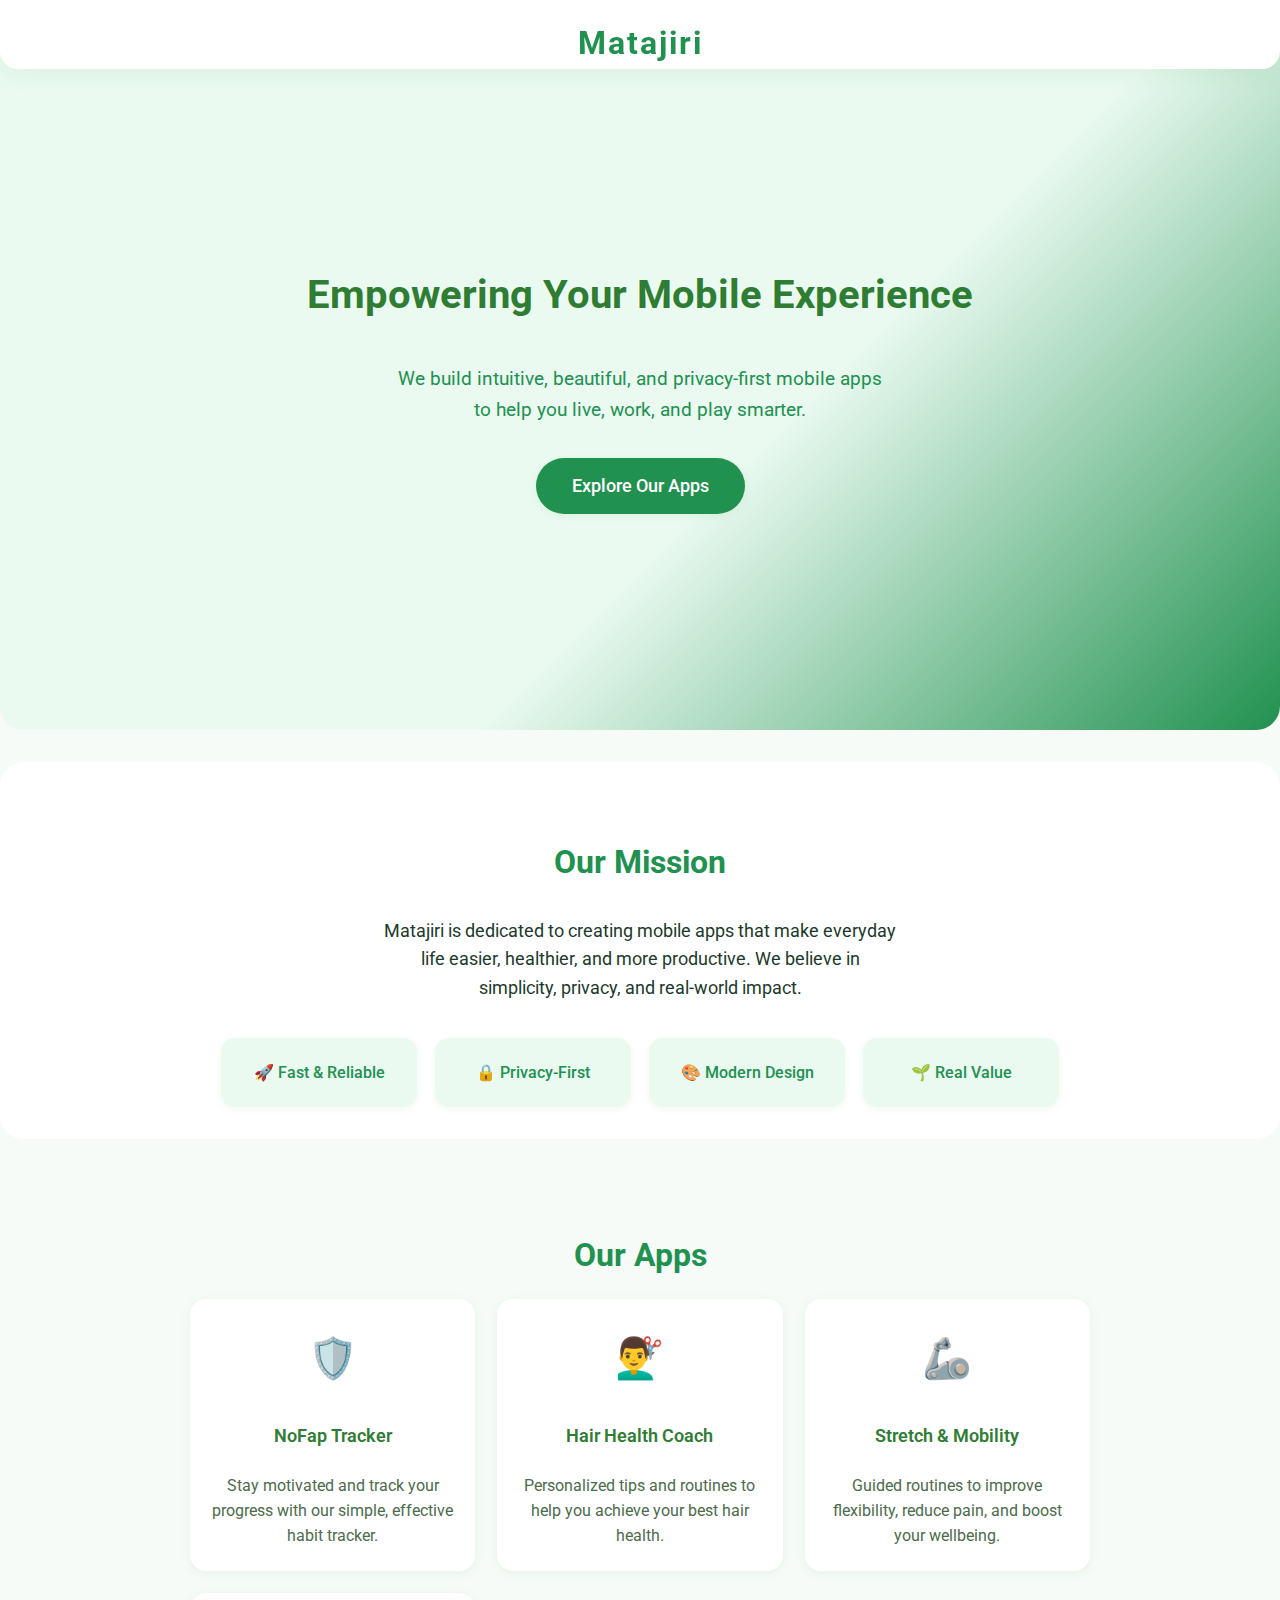
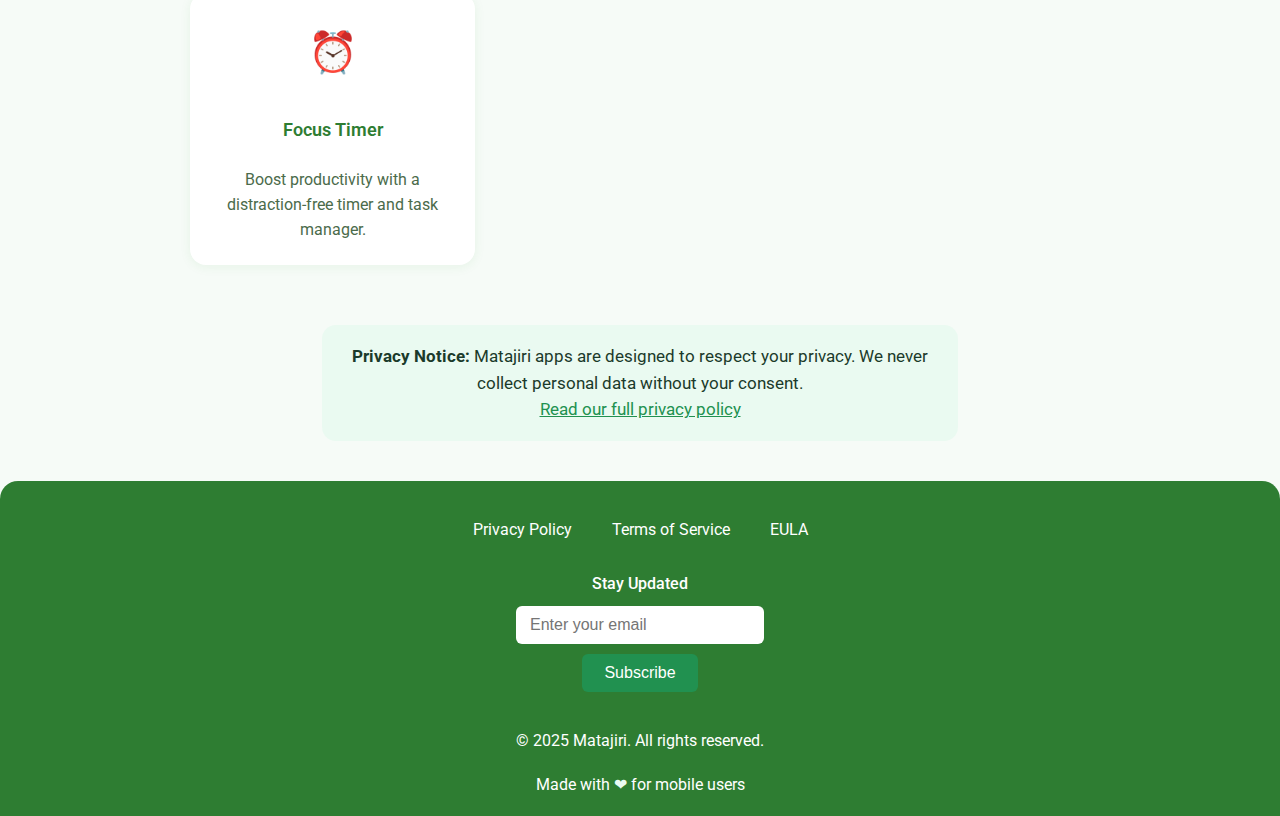
<file: index.html>
<!DOCTYPE html>
<html lang="en">
<head>
    <meta charset="UTF-8">
    <meta name="viewport" content="width=device-width, initial-scale=1.0">
    <title>Matajiri</title>
    <link rel="stylesheet" href="styles/style.css">
    <link href="https://fonts.googleapis.com/css2?family=Roboto:wght@300;400;500;700&display=swap" rel="stylesheet">
    <link rel="stylesheet" href="https://cdnjs.cloudflare.com/ajax/libs/font-awesome/6.0.0-beta3/css/all.min.css">
    <link rel="icon" href="images/two_blow_arrow_favicon.ico" type="image/x-icon">
    <meta name="google-site-verification" content="wbPfIZNWohkGlL2u7Q0cmYbqvf6i6_OR5iT951g9vEw" />
    <meta name="google-site-verification" content="CRtyC-BaVLu7cGg_xEpUwMgS3h42FD23P6KszAyxgFA" />
    <style>
        /* Minimal extra styles for new layout */
        .hero-centered {
            display: flex;
            flex-direction: column;
            align-items: center;
            justify-content: center;
            min-height: 70vh;
            text-align: center;
            background: linear-gradient(135deg, #eafaf1 60%, #219150 100%);
            border-radius: 0 0 24px 24px;
            padding: 60px 10px 40px 10px;
        }
        .hero-centered h1 {
            font-size: 2.5rem;
            color: #2e7d32;
            font-weight: 700;
            margin-bottom: 18px;
        }
        .hero-centered p {
            font-size: 1.2rem;
            color: #219150;
            margin-bottom: 32px;
            max-width: 500px;
        }
        .hero-centered .btn {
            font-size: 1.1rem;
            padding: 14px 36px;
        }
        .about-modern {
            display: flex;
            flex-direction: column;
            align-items: center;
            padding: 48px 0 24px 0;
            background: #fff;
            border-radius: 24px;
            margin: 32px 0;
        }
        .about-modern h2 {
            color: #219150;
            font-size: 2rem;
            margin-bottom: 12px;
        }
        .about-modern p {
            color: #1b3a2b;
            font-size: 1.1rem;
            margin-bottom: 28px;
            max-width: 520px;
            text-align: center;
        }
        .about-blocks {
            display: flex;
            gap: 18px;
            flex-wrap: wrap;
            justify-content: center;
        }
        .about-block {
            background: #eafaf1;
            border-radius: 14px;
            padding: 22px 28px;
            min-width: 140px;
            text-align: center;
            margin: 8px 0;
            color: #219150;
            font-weight: 500;
            font-size: 1rem;
            box-shadow: 0 2px 8px rgba(34,139,34,0.06);
        }
        .apps-showcase {
            padding: 32px 0 24px 0;
        }
        .apps-showcase h2 {
            text-align: center;
            color: #219150;
            font-size: 2rem;
            margin-bottom: 18px;
        }
        .app-grid-modern {
            display: grid;
            grid-template-columns: repeat(auto-fit, minmax(220px, 1fr));
            gap: 22px;
            max-width: 900px;
            margin: 0 auto;
        }
        .app-card-modern {
            background: #fff;
            border-radius: 16px;
            box-shadow: 0 2px 12px rgba(34,139,34,0.07);
            padding: 28px 18px 22px 18px;
            text-align: center;
            display: flex;
            flex-direction: column;
            align-items: center;
        }
        .app-card-modern .app-icon {
            font-size: 2.5rem;
            margin-bottom: 12px;
            color: #219150;
        }
        .app-card-modern h3 {
            font-size: 1.15rem;
            color: #2e7d32;
            margin-bottom: 8px;
            font-weight: 600;
        }
        .app-card-modern p {
            color: #4b6b4b;
            font-size: 0.97rem;
            margin-bottom: 0;
        }
        .privacy-simple {
            background: #eafaf1;
            border-radius: 14px;
            margin: 36px auto 0 auto;
            max-width: 600px;
            padding: 18px 18px;
            text-align: center;
            color: #1b3a2b;
            font-size: 1.05rem;
        }
        .footer-modern {
            background: #2e7d32;
            color: #fff;
            padding: 36px 0 18px 0;
            border-radius: 18px 18px 0 0;
            margin-top: 40px;
        }
        .footer-content {
            display: flex;
            flex-direction: column;
            align-items: center;
            gap: 18px;
        }
        .newsletter-modern {
            display: flex;
            flex-direction: column;
            align-items: center;
            gap: 10px;
            margin-bottom: 10px;
        }
        .newsletter-modern input[type="email"] {
            padding: 10px 14px;
            border-radius: 6px;
            border: none;
            font-size: 1rem;
            width: 220px;
            max-width: 90vw;
        }
        .newsletter-modern button {
            padding: 10px 22px;
            background: #219150;
            color: #fff;
            border: none;
            border-radius: 6px;
            font-size: 1rem;
            cursor: pointer;
            font-weight: 500;
        }
        .footer-links-modern {
            margin-bottom: 10px;
        }
        .footer-links-modern a {
            color: #fff;
            text-decoration: none;
            margin: 0 10px;
            border-radius: 6px;
            padding: 4px 8px;
            transition: background 0.2s, color 0.2s;
        }
        .footer-links-modern a:hover {
            background: #eafaf1;
            color: #219150;
        }
        @media (max-width: 700px) {
            .about-blocks {
                flex-direction: column;
                gap: 10px;
            }
            .app-grid-modern {
                grid-template-columns: 1fr;
            }
        }
    </style>
</head>
<body>
    <header>
        <div class="container" style="display:flex;justify-content:center;align-items:center;padding:18px 0 0 0;">
            <div class="logo">
                <span style="font-size:2rem;font-weight:700;color:#219150;letter-spacing:2px;font-family:'Roboto',sans-serif;">Matajiri</span>
            </div>
        </div>
    </header>

    <main>
        <section class="hero-centered">
            <h1>Empowering Your Mobile Experience</h1>
            <p>We build intuitive, beautiful, and privacy-first mobile apps to help you live, work, and play smarter.</p>
            <a href="#apps" class="btn">Explore Our Apps</a>
        </section>

        <section class="about-modern" id="about">
            <h2>Our Mission</h2>
            <p>Matajiri is dedicated to creating mobile apps that make everyday life easier, healthier, and more productive. We believe in simplicity, privacy, and real-world impact.</p>
            <div class="about-blocks">
                <div class="about-block">🚀 Fast & Reliable</div>
                <div class="about-block">🔒 Privacy-First</div>
                <div class="about-block">🎨 Modern Design</div>
                <div class="about-block">🌱 Real Value</div>
            </div>
        </section>

        <section class="apps-showcase" id="apps">
            <h2>Our Apps</h2>
            <div class="app-grid-modern">
                <div class="app-card-modern">
                    <div class="app-icon">🛡️</div>
                    <h3>NoFap Tracker</h3>
                    <p>Stay motivated and track your progress with our simple, effective habit tracker.</p>
                </div>
                <div class="app-card-modern">
                    <div class="app-icon">💇‍♂️</div>
                    <h3>Hair Health Coach</h3>
                    <p>Personalized tips and routines to help you achieve your best hair health.</p>
                </div>
                <div class="app-card-modern">
                    <div class="app-icon">🦾</div>
                    <h3>Stretch & Mobility</h3>
                    <p>Guided routines to improve flexibility, reduce pain, and boost your wellbeing.</p>
                </div>
                <div class="app-card-modern">
                    <div class="app-icon">⏰</div>
                    <h3>Focus Timer</h3>
                    <p>Boost productivity with a distraction-free timer and task manager.</p>
                </div>
            </div>
        </section>

        <div class="privacy-simple">
            <strong>Privacy Notice:</strong> Matajiri apps are designed to respect your privacy. We never collect personal data without your consent.
            <br>
            <a href="privacy-policy.html" style="color:#219150;text-decoration:underline;">Read our full privacy policy</a>
        </div>
    </main>

    <footer class="footer-modern">
        <div class="container footer-content">
            <div class="footer-links-modern">
                <a href="privacy-policy.html">Privacy Policy</a>
                <a href="terms-of-service.html">Terms of Service</a>
                <a href="eula.html">EULA</a>
            </div>
            <form class="newsletter-modern" onsubmit="return false;">
                <label for="newsletter-email" style="color:#fff;font-weight:500;">Stay Updated</label>
                <input type="email" id="newsletter-email" placeholder="Enter your email" required>
                <button type="submit">Subscribe</button>
            </form>
            <p style="margin:8px 0 0 0;">&copy; 2025 Matajiri. All rights reserved.</p>
            <p style="margin:0;">Made with <span style="color:#eafaf1;">&#10084;</span> for mobile users</p>
        </div>
    </footer>
</body>
</html>
</file>
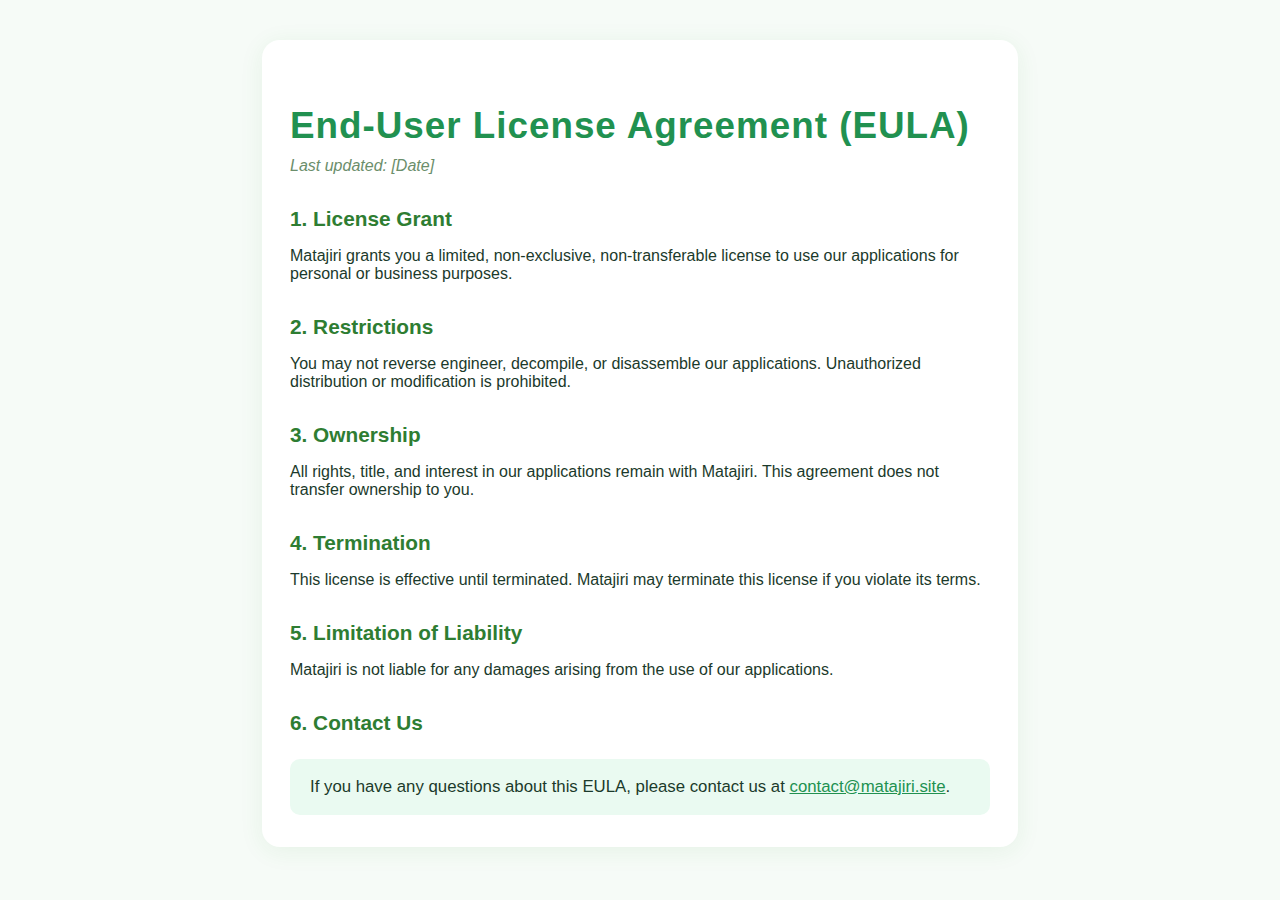
<file: eula.html>
<!DOCTYPE html>
<html lang="en">
<head>
    <meta charset="UTF-8">
    <meta name="viewport" content="width=device-width, initial-scale=1.0">
    <title>End-User License Agreement (EULA)</title>
    <style>
        body {
            font-family: 'Roboto', sans-serif;
            background: #f6fbf7;
            color: #1b3a2b;
            margin: 0;
            padding: 0;
        }
        .policy-container {
            max-width: 700px;
            margin: 40px auto;
            background: #fff;
            border-radius: 18px;
            box-shadow: 0 4px 24px rgba(34, 139, 34, 0.08);
            padding: 40px 28px 32px 28px;
        }
        h1 {
            color: #219150;
            font-size: 2.3rem;
            margin-bottom: 10px;
            letter-spacing: 1px;
        }
        h2 {
            color: #2e7d32;
            margin-top: 32px;
            margin-bottom: 10px;
            font-size: 1.3rem;
        }
        .last-updated {
            font-style: italic;
            color: #6b8e6b;
            margin-bottom: 24px;
            display: block;
        }
        ul {
            margin: 12px 0 18px 24px;
        }
        li {
            margin-bottom: 8px;
        }
        a {
            color: #219150;
            text-decoration: underline;
        }
        .contact-box {
            background: #eafaf1;
            border-radius: 10px;
            padding: 18px 20px;
            margin-top: 24px;
            font-size: 1.05rem;
        }
        @media (max-width: 600px) {
            .policy-container {
                padding: 18px 6vw 18px 6vw;
            }
            h1 {
                font-size: 1.5rem;
            }
        }
    </style>
</head>
<body>
    <div class="policy-container">
        <h1>End-User License Agreement (EULA)</h1>
        <span class="last-updated">Last updated: [Date]</span>

        <h2>1. License Grant</h2>
        <p>Matajiri grants you a limited, non-exclusive, non-transferable license to use our applications for personal or business purposes.</p>

        <h2>2. Restrictions</h2>
        <p>You may not reverse engineer, decompile, or disassemble our applications. Unauthorized distribution or modification is prohibited.</p>

        <h2>3. Ownership</h2>
        <p>All rights, title, and interest in our applications remain with Matajiri. This agreement does not transfer ownership to you.</p>

        <h2>4. Termination</h2>
        <p>This license is effective until terminated. Matajiri may terminate this license if you violate its terms.</p>

        <h2>5. Limitation of Liability</h2>
        <p>Matajiri is not liable for any damages arising from the use of our applications.</p>

        <h2>6. Contact Us</h2>
        <div class="contact-box">
            If you have any questions about this EULA, please contact us at
            <a href="mailto:contact@matajiri.site">contact@matajiri.site</a>.
        </div>
    </div>
</body>
</html>
</file>
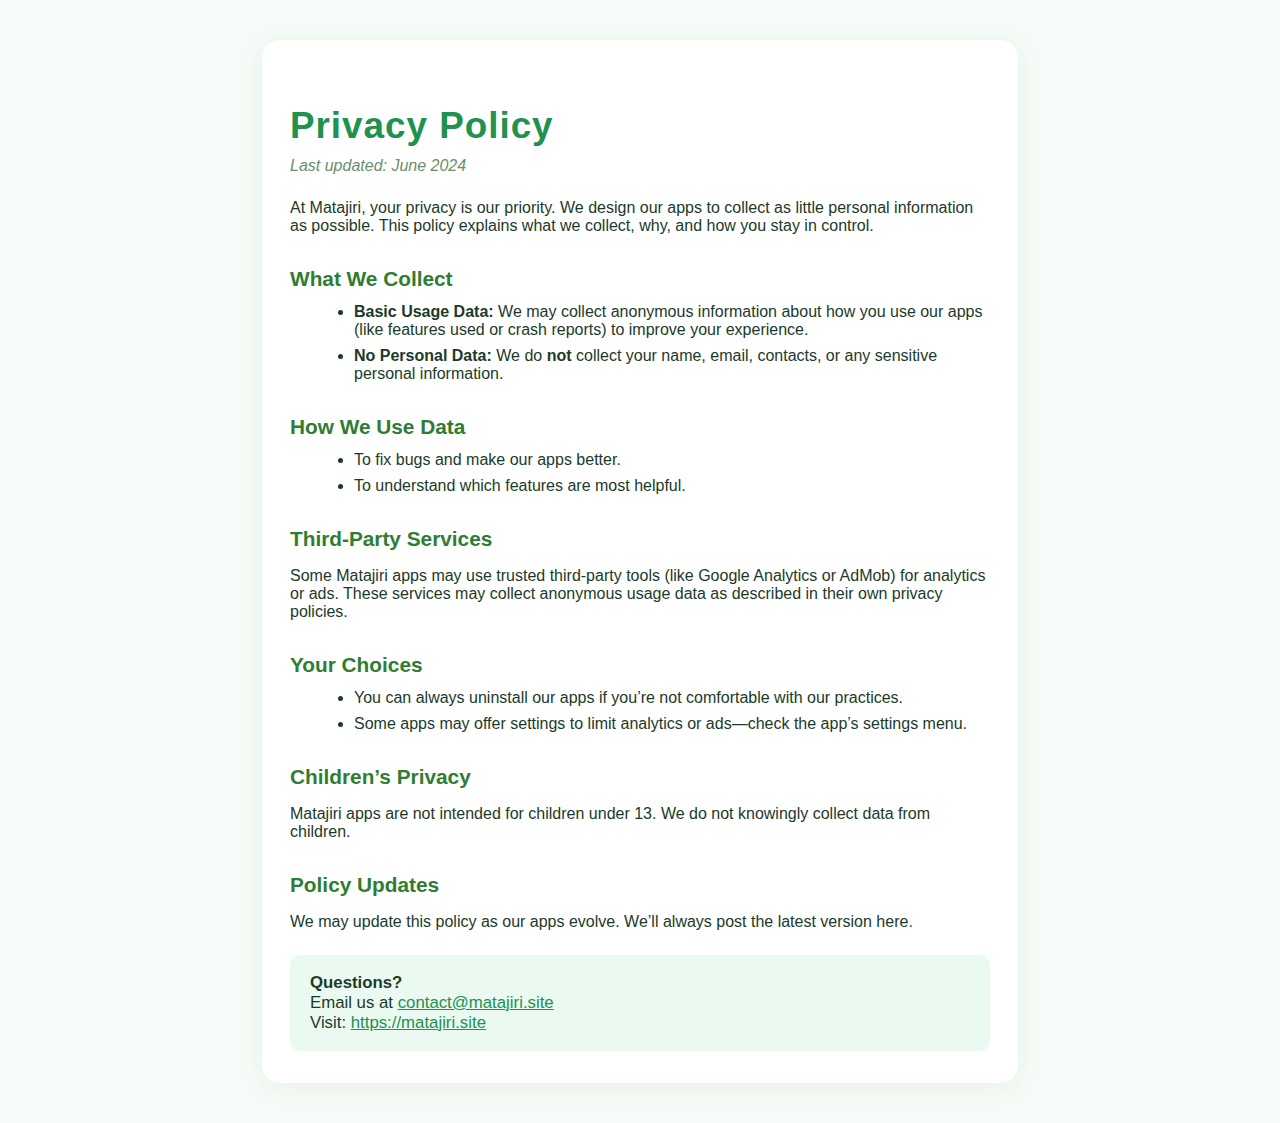
<file: privacy-policy.html>
<!DOCTYPE html>
<html lang="en">

<head>
    <meta charset="UTF-8">
    <meta name="viewport" content="width=device-width, initial-scale=1.0">
    <title>Matajiri Privacy Policy</title>
    <style>
        body {
            font-family: 'Roboto', sans-serif;
            background: #f6fbf7;
            color: #1b3a2b;
            margin: 0;
            padding: 0;
        }
        .policy-container {
            max-width: 700px;
            margin: 40px auto;
            background: #fff;
            border-radius: 18px;
            box-shadow: 0 4px 24px rgba(34, 139, 34, 0.08);
            padding: 40px 28px 32px 28px;
        }
        h1 {
            color: #219150;
            font-size: 2.3rem;
            margin-bottom: 10px;
            letter-spacing: 1px;
        }
        h2 {
            color: #2e7d32;
            margin-top: 32px;
            margin-bottom: 10px;
            font-size: 1.3rem;
        }
        .last-updated {
            font-style: italic;
            color: #6b8e6b;
            margin-bottom: 24px;
            display: block;
        }
        ul {
            margin: 12px 0 18px 24px;
        }
        li {
            margin-bottom: 8px;
        }
        a {
            color: #219150;
            text-decoration: underline;
        }
        .contact-box {
            background: #eafaf1;
            border-radius: 10px;
            padding: 18px 20px;
            margin-top: 24px;
            font-size: 1.05rem;
        }
        @media (max-width: 600px) {
            .policy-container {
                padding: 18px 6vw 18px 6vw;
            }
            h1 {
                font-size: 1.5rem;
            }
        }
    </style>
</head>

<body>
    <div class="policy-container">
        <h1>Privacy Policy</h1>
        <span class="last-updated">Last updated: June 2024</span>

        <p>
            At Matajiri, your privacy is our priority. We design our apps to collect as little personal information as possible. This policy explains what we collect, why, and how you stay in control.
        </p>

        <h2>What We Collect</h2>
        <ul>
            <li><strong>Basic Usage Data:</strong> We may collect anonymous information about how you use our apps (like features used or crash reports) to improve your experience.</li>
            <li><strong>No Personal Data:</strong> We do <b>not</b> collect your name, email, contacts, or any sensitive personal information.</li>
        </ul>

        <h2>How We Use Data</h2>
        <ul>
            <li>To fix bugs and make our apps better.</li>
            <li>To understand which features are most helpful.</li>
        </ul>

        <h2>Third-Party Services</h2>
        <p>
            Some Matajiri apps may use trusted third-party tools (like Google Analytics or AdMob) for analytics or ads. These services may collect anonymous usage data as described in their own privacy policies.
        </p>

        <h2>Your Choices</h2>
        <ul>
            <li>You can always uninstall our apps if you’re not comfortable with our practices.</li>
            <li>Some apps may offer settings to limit analytics or ads—check the app’s settings menu.</li>
        </ul>

        <h2>Children’s Privacy</h2>
        <p>
            Matajiri apps are not intended for children under 13. We do not knowingly collect data from children.
        </p>

        <h2>Policy Updates</h2>
        <p>
            We may update this policy as our apps evolve. We’ll always post the latest version here.
        </p>

        <div class="contact-box">
            <strong>Questions?</strong><br>
            Email us at <a href="mailto:contact@matajiri.site">contact@matajiri.site</a><br>
            Visit: <a href="https://matajiri.site">https://matajiri.site</a>
        </div>
    </div>
</body>
</html>
</file>
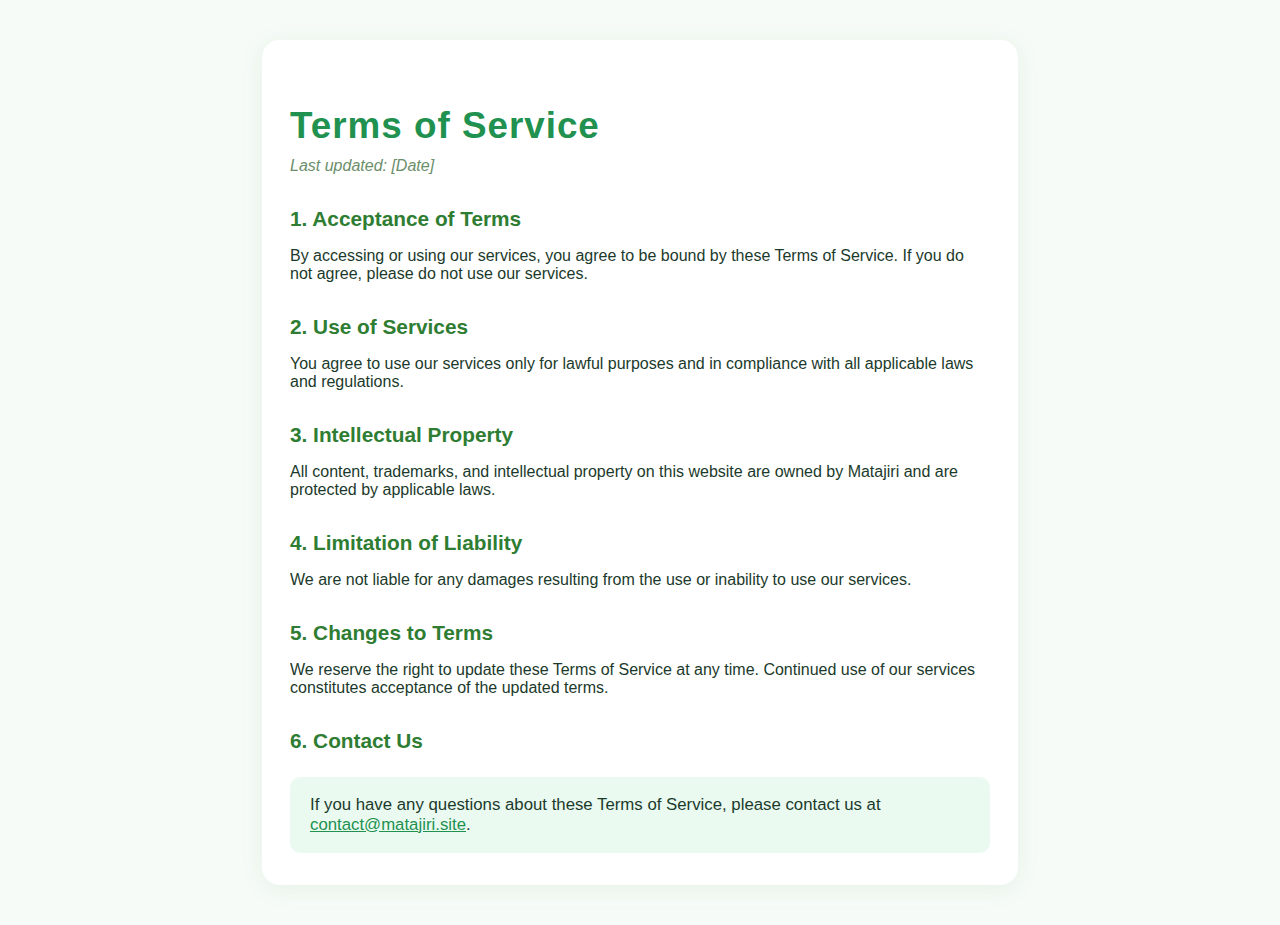
<file: terms-of-service.html>
<!DOCTYPE html>
<html lang="en">
<head>
    <meta charset="UTF-8">
    <meta name="viewport" content="width=device-width, initial-scale=1.0">
    <title>Terms of Service</title>
    <style>
        body {
            font-family: 'Roboto', sans-serif;
            background: #f6fbf7;
            color: #1b3a2b;
            margin: 0;
            padding: 0;
        }
        .policy-container {
            max-width: 700px;
            margin: 40px auto;
            background: #fff;
            border-radius: 18px;
            box-shadow: 0 4px 24px rgba(34, 139, 34, 0.08);
            padding: 40px 28px 32px 28px;
        }
        h1 {
            color: #219150;
            font-size: 2.3rem;
            margin-bottom: 10px;
            letter-spacing: 1px;
        }
        h2 {
            color: #2e7d32;
            margin-top: 32px;
            margin-bottom: 10px;
            font-size: 1.3rem;
        }
        .last-updated {
            font-style: italic;
            color: #6b8e6b;
            margin-bottom: 24px;
            display: block;
        }
        ul {
            margin: 12px 0 18px 24px;
        }
        li {
            margin-bottom: 8px;
        }
        a {
            color: #219150;
            text-decoration: underline;
        }
        .contact-box {
            background: #eafaf1;
            border-radius: 10px;
            padding: 18px 20px;
            margin-top: 24px;
            font-size: 1.05rem;
        }
        @media (max-width: 600px) {
            .policy-container {
                padding: 18px 6vw 18px 6vw;
            }
            h1 {
                font-size: 1.5rem;
            }
        }
    </style>
</head>
<body>
    <div class="policy-container">
        <h1>Terms of Service</h1>
        <span class="last-updated">Last updated: [Date]</span>

        <h2>1. Acceptance of Terms</h2>
        <p>By accessing or using our services, you agree to be bound by these Terms of Service. If you do not agree, please do not use our services.</p>

        <h2>2. Use of Services</h2>
        <p>You agree to use our services only for lawful purposes and in compliance with all applicable laws and regulations.</p>

        <h2>3. Intellectual Property</h2>
        <p>All content, trademarks, and intellectual property on this website are owned by Matajiri and are protected by applicable laws.</p>

        <h2>4. Limitation of Liability</h2>
        <p>We are not liable for any damages resulting from the use or inability to use our services.</p>

        <h2>5. Changes to Terms</h2>
        <p>We reserve the right to update these Terms of Service at any time. Continued use of our services constitutes acceptance of the updated terms.</p>

        <h2>6. Contact Us</h2>
        <div class="contact-box">
            If you have any questions about these Terms of Service, please contact us at
            <a href="mailto:contact@matajiri.site">contact@matajiri.site</a>.
        </div>
    </div>
</body>
</html>
</file>
<file: styles/style.css>
/* Base Styles */
:root {
    --primary-color: #219150; /* Green main */
    --secondary-color: #2e7d32; /* Green accent */
    --dark-color: #1b3a2b;
    --light-color: #f6fbf7;
    --text-color: #1b3a2b;
    --card-bg: #fff;
    --card-shadow: 0 4px 24px rgba(34, 139, 34, 0.08);
}

body {
    font-family: 'Roboto', sans-serif;
    line-height: 1.6;
    color: var(--text-color);
    background: var(--light-color);
    margin: 0;
    padding: 0;
}

.container {
    width: 90%;
    max-width: 1200px;
    margin: 0 auto;
    padding: 0 20px;
}

/* Header Styles */
header {
    background-color: var(--card-bg);
    box-shadow: var(--card-shadow);
    position: fixed;
    width: 100%;
    top: 0;
    z-index: 1000;
    border-radius: 0 0 18px 18px;
}

header .container {
    display: flex;
    justify-content: space-between;
    align-items: center;
    padding: 15px 20px;
}

.logo img {
    height: 40px;
    content: url('../images/matajiri_logo.svg');
    border-radius: 8px;
    background: #eafaf1;
    padding: 4px;
}

nav ul {
    display: flex;
    list-style: none;
}

nav ul li {
    margin-left: 30px;
}

nav ul li a {
    text-decoration: none;
    color: var(--primary-color);
    font-weight: 500;
    transition: color 0.3s;
    border-radius: 8px;
    padding: 6px 14px;
}

nav ul li a:hover {
    background: #eafaf1;
    color: var(--secondary-color);
}

/* Hero Section */
.hero {
    background: linear-gradient(135deg, #eafaf1 60%, var(--primary-color) 100%);
    color: var(--primary-color);
    text-align: center;
    padding: 150px 0 100px;
    margin-top: 70px; /* Account for fixed header */
    border-radius: 0 0 24px 24px;
}

.hero h1 {
    font-size: 2.7rem;
    margin-bottom: 25px;
    font-weight: 700;
    color: var(--secondary-color);
}

.hero p {
    font-size: 1.3rem;
    max-width: 750px;
    margin: 0 auto 35px;
    color: var(--primary-color);
}

/* Button Styles */
.btn {
    display: inline-block;
    background-color: var(--primary-color);
    color: #fff;
    padding: 12px 30px;
    border-radius: 30px;
    text-decoration: none;
    font-weight: 500;
    transition: all 0.3s;
    border: none;
    box-shadow: 0 2px 8px rgba(34, 139, 34, 0.08);
}

.btn:hover {
    background-color: var(--secondary-color);
    color: #fff;
    transform: translateY(-3px);
}

/* Section Styles */
section {
    padding: 80px 0;
}

h2 {
    text-align: center;
    font-size: 2rem;
    margin-bottom: 50px;
    color: var(--primary-color);
}

/* About Section */
.features {
    display: flex;
    justify-content: space-around;
    flex-wrap: wrap;
    margin-top: 50px;
    gap: 24px;
}

.feature {
    text-align: center;
    flex: 1;
    min-width: 250px;
    margin: 20px;
    padding: 30px;
    border-radius: 18px;
    background: var(--card-bg);
    box-shadow: var(--card-shadow);
    transition: transform 0.3s, box-shadow 0.3s;
}

.feature:hover {
    transform: translateY(-10px) scale(1.03);
    box-shadow: 0 8px 32px rgba(34, 139, 34, 0.13);
}

.feature i {
    font-size: 3rem;
    color: var(--primary-color);
    margin-bottom: 20px;
}

.feature h3 {
    margin-bottom: 15px;
    color: var(--secondary-color);
}

/* Apps Section */
.app-grid {
    display: grid;
    grid-template-columns: repeat(auto-fill, minmax(300px, 1fr));
    gap: 30px;
    margin-top: 30px;
}

.app-card {
    background: var(--card-bg);
    border-radius: 18px;
    overflow: hidden;
    box-shadow: var(--card-shadow);
    transition: transform 0.3s, box-shadow 0.3s;
    text-align: center;
    padding: 30px;
}

.app-card:hover {
    transform: translateY(-10px) scale(1.03);
    box-shadow: 0 8px 32px rgba(34, 139, 34, 0.13);
}

.app-card img {
    width: 100px;
    height: 100px;
    border-radius: 20px;
    margin-bottom: 20px;
}

.app-card h3 {
    margin-bottom: 10px;
    color: var(--primary-color);
}

.app-card p {
    margin-bottom: 20px;
    color: #4b6b4b;
}

/* Contact Section */
.contact {
    background-color: #eafaf1;
    text-align: center;
    border-radius: 18px;
}

.contact-methods {
    display: flex;
    flex-direction: column;
    align-items: center;
}

.contact-link {
    display: inline-flex;
    align-items: center;
    margin: 10px 0;
    padding: 12px 24px;
    background: var(--card-bg);
    border-radius: 30px;
    text-decoration: none;
    color: var(--primary-color);
    transition: all 0.3s;
    font-weight: 500;
    box-shadow: 0 2px 8px rgba(34, 139, 34, 0.06);
}

.contact-link:hover {
    background: var(--primary-color);
    color: #fff;
}

.contact-link i {
    margin-right: 10px;
    font-size: 1.2rem;
}

.contact p {
    font-size: 1.1rem;
    margin-bottom: 20px;
}

/* Footer */
footer {
    background-color: var(--secondary-color);
    color: #fff;
    text-align: center;
    padding: 28px 0 18px 0;
    border-radius: 18px 18px 0 0;
}

footer p {
    margin: 5px 0;
}

.footer-links {
    margin-bottom: 15px;
}

.footer-links a {
    color: #fff;
    text-decoration: none;
    margin: 0 15px;
    transition: opacity 0.3s;
    border-radius: 8px;
    padding: 4px 10px;
}

.footer-links a:hover {
    opacity: 0.8;
    background: #eafaf1;
    color: var(--primary-color);
    text-decoration: underline;
}

/* Responsive Design */
@media (max-width: 900px) {
    .features {
        flex-direction: column;
        gap: 18px;
    }
    .container {
        width: 98%;
        padding: 0 8px;
    }
}

@media (max-width: 768px) {
    header .container {
        flex-direction: column;
    }

    nav ul {
        margin-top: 15px;
    }

    nav ul li {
        margin: 0 10px;
    }

    .hero {
        padding: 100px 0 60px;
    }

    .hero h1 {
        font-size: 2rem;
    }

    .features {
        flex-direction: column;
    }
    section {
        padding: 40px 0;
    }
}

@media (max-width: 600px) {
    .hero {
        padding: 60px 0 30px;
    }
    .policy-container, .container {
        padding: 0 2vw;
    }
    .app-card, .feature {
        padding: 16px;
    }
    .footer-links a {
        margin: 0 6px;
        padding: 4px 6px;
    }
}
</file>
